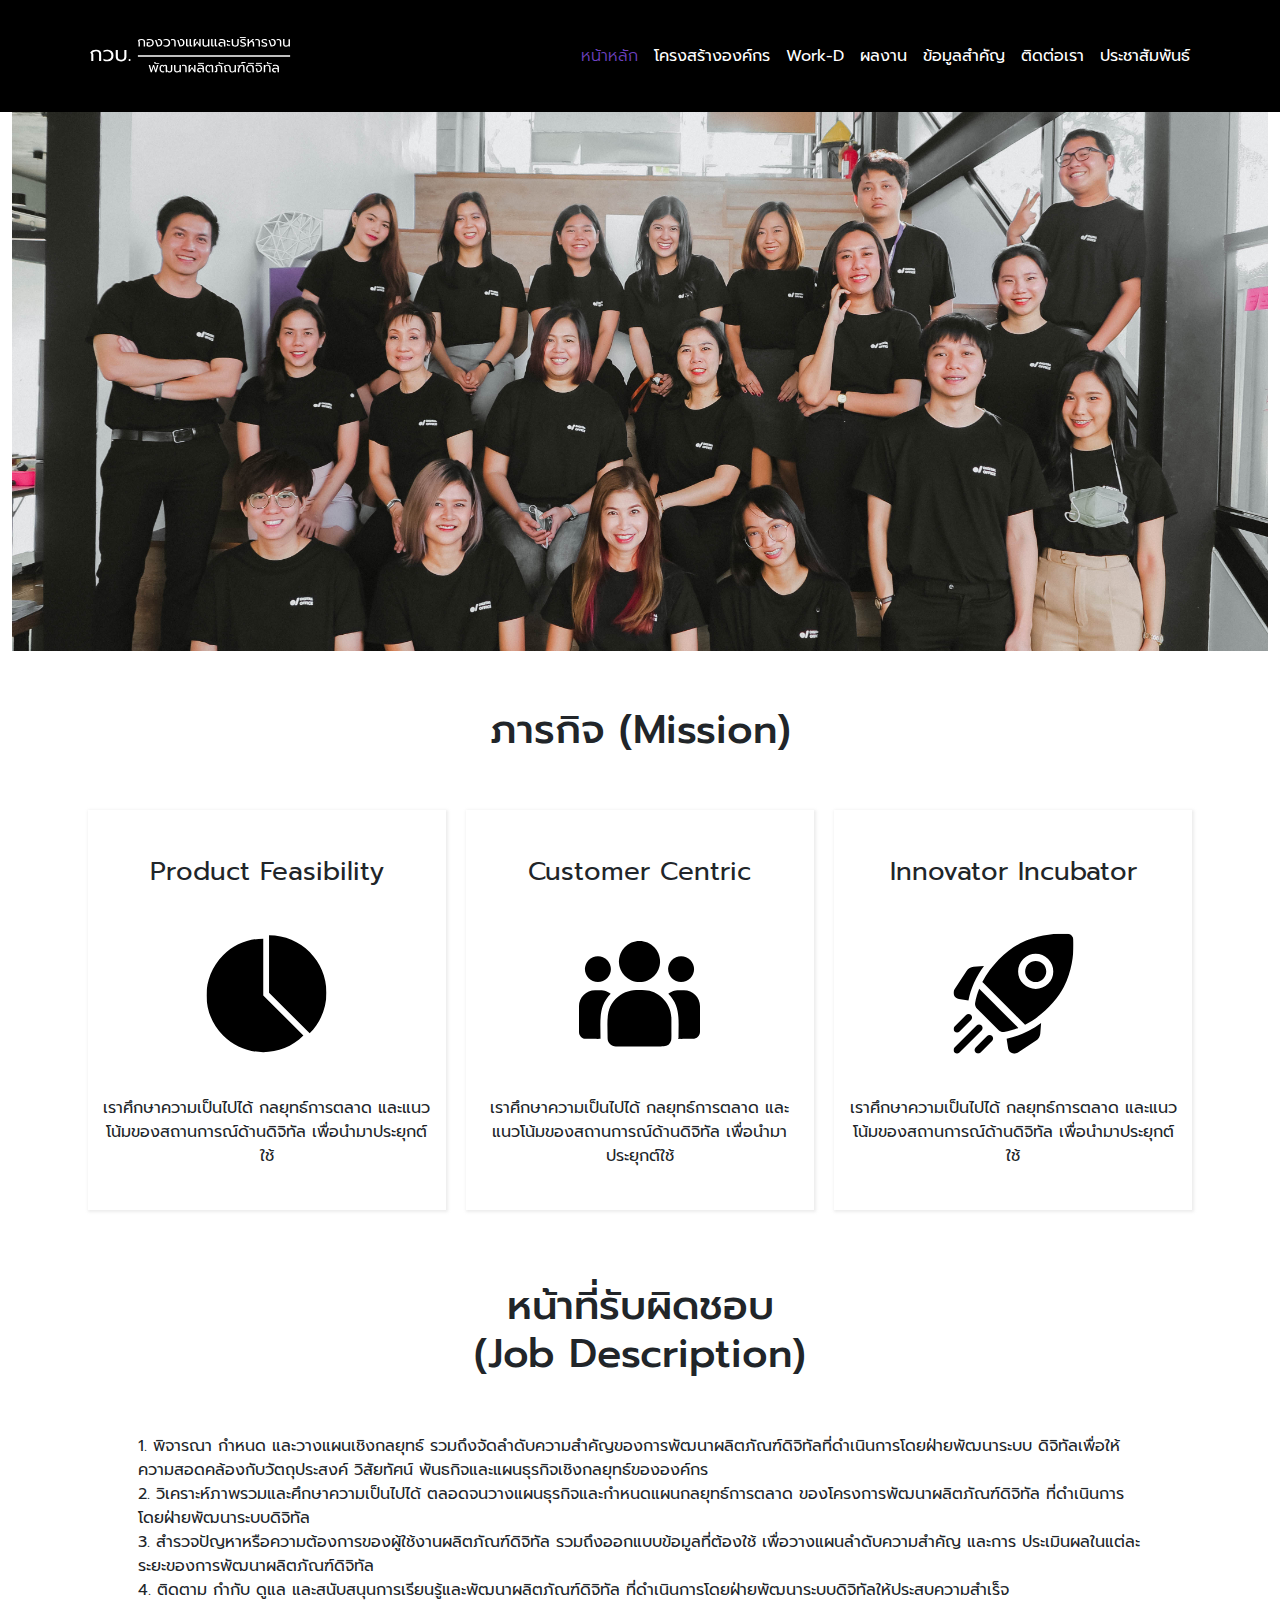
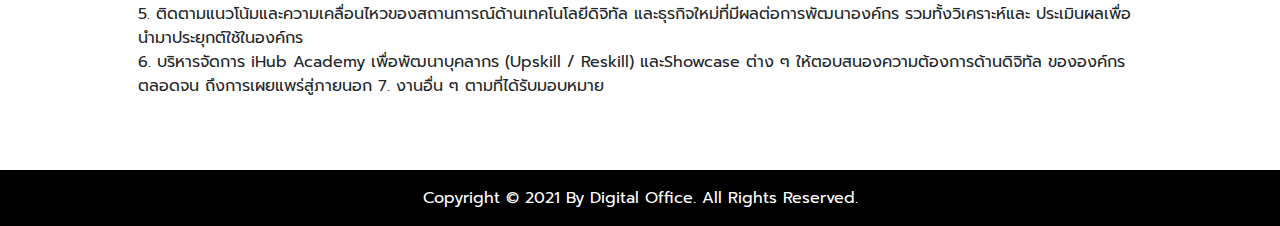
<file: index.html>
<!DOCTYPE html>
<html>

<head>
    <title></title>
    <meta charset="utf-8">
    <meta name="viewport" content="width=device-width, initial-scale=1">
    <!-- <link rel="stylesheet" href="./www/css/uikit.css" /> -->
    <link rel="stylesheet" href="./www/css/stylesheet.css" />
    <link href="./www/css/bootstrap.min.css" rel="stylesheet">
    <script src="./www/js/bootstrap.bundle.min.js"></script>
    <link rel="preconnect" href="https://fonts.gstatic.com">
    <link href="https://fonts.googleapis.com/css2?family=Prompt:wght@300;400;500;700&display=swap" rel="stylesheet">
</head>

<body>

    <div class="header">
        <div class="container">
            <nav class="navbar navbar-dark navbar-expand-md bg-faded justify-content-center">
                <a href="/" class="navbar-brand d-flex w-50 mr-auto"><img src="./www/img/logo.svg" alt="" style="height:86px"></a>
                <button class="navbar-toggler" type="button" data-toggle="collapse" data-target="#collapsingNavbar3">
                <span class="navbar-toggler-icon"></span>
            </button>
                <div class="navbar-collapse collapse w-100" id="collapsingNavbar3">
                    <ul class="nav navbar-nav ml-auto w-100 justify-content-end">
                        <li class="nav-item">
                            <a class="nav-link active" href="./index.html">หน้าหลัก</a>
                        </li>
                        <li class="nav-item">
                            <a class="nav-link" href="./organizational.html">โครงสร้างองค์กร</a>
                        </li>
                        <li class="nav-item">
                            <a class="nav-link" href="./workd.html">Work-D</a>
                        </li>
                        <li class="nav-item">
                            <a class="nav-link" href="./portfolio.html">ผลงาน</a>
                        </li>
                        <li class="nav-item">
                            <a class="nav-link" href="./download.html">ข้อมูลสำคัญ</a>
                        </li>
                        <li class="nav-item">
                            <a class="nav-link" href="./contact_us.html">ติดต่อเรา</a>
                        </li>
                        <li class="nav-item">
                            <a class="nav-link" target="_blank" href="https://www.facebook.com/PEADigitalOffice">ประชาสัมพันธ์</a>
                        </li>
                    </ul>
                </div>
            </nav>
        </div>
    </div>
    <div class="background_banner">
        <div class="container-fluid">
            <img class="img-fluid mx-auto d-block" style="max-width: 100%;height:auto" src="./www/img/all.jpg">
        </div>
    </div>
    <div class="container">
        <div class="background_content">
            <!-- <div class="container"> -->
            <h1>
                <div class="text-center">ภารกิจ (Mission)</div>
            </h1>
            <br>
            <br>
            <!-- </div> -->
            <div class="row unset-padding">
                <div class="col-4 text-center box-shadow">
                    <!-- <div class="card"> -->
                    <div class="h-box-shadow">Product Feasibility</div>
                    <img class="" src="./www/img/chart.svg" alt="">
                    <div>เราศึกษาความเป็นไปได้ กลยุทธ์การตลาด และแนวโน้มของสถานการณ์ด้านดิจิทัล เพื่อนำมาประยุกต์ใช้
                    </div>
                    <!-- </div> -->
                </div>
                <div class="col-4 text-center box-shadow box-shadow1">
                    <div class="h-box-shadow">Customer Centric</div>
                    <img class="team" src="./www/img/team.svg" alt="">
                    <div>เราศึกษาความเป็นไปได้ กลยุทธ์การตลาด และแนวโน้มของสถานการณ์ด้านดิจิทัล เพื่อนำมาประยุกต์ใช้
                    </div>
                </div>
                <div class="col-4 text-center box-shadow">
                    <div class="h-box-shadow">Innovator Incubator</div>
                    <img class="" src="./www/img/rocket.svg" alt="">
                    <div>เราศึกษาความเป็นไปได้ กลยุทธ์การตลาด และแนวโน้มของสถานการณ์ด้านดิจิทัล เพื่อนำมาประยุกต์ใช้
                    </div>
                </div>
            </div>
            <br>
            <br>
            <br>
            <h1>
                <div class="text-center">หน้าที่รับผิดชอบ<br>(Job Description)</div>
            </h1>
            <br>
            <br>
            <p>
                1. พิจารณา กำหนด และวางแผนเชิงกลยุทธ์ รวมถึงจัดลำดับความสำคัญของการพัฒนาผลิตภัณฑ์ดิจิทัลที่ดำเนินการโดยฝ่ายพัฒนาระบบ ดิจิทัลเพื่อให้ความสอดคล้องกับวัตถุประสงค์ วิสัยทัศน์ พันธกิจและแผนธุรกิจเชิงกลยุทธ์ขององค์กร<br> 2. วิเคราะห์ภาพรวมและศึกษาความเป็นไปได้
                ตลอดจนวางแผนธุรกิจและกำหนดแผนกลยุทธ์การตลาด ของโครงการพัฒนาผลิตภัณฑ์ดิจิทัล ที่ดำเนินการโดยฝ่ายพัฒนาระบบดิจิทัล <br>3. สำรวจปัญหาหรือความต้องการของผู้ใช้งานผลิตภัณฑ์ดิจิทัล รวมถึงออกแบบข้อมูลที่ต้องใช้ เพื่อวางแผนลำดับความสำคัญ และการ
                ประเมินผลในแต่ละระยะของการพัฒนาผลิตภัณฑ์ดิจิทัล
                <br> 4. ติดตาม กำกับ ดูแล และสนับสนุนการเรียนรู้และพัฒนาผลิตภัณฑ์ดิจิทัล ที่ดำเนินการโดยฝ่ายพัฒนาระบบดิจิทัลให้ประสบความสำเร็จ<br> 5. ติดตามแนวโน้มและความเคลื่อนไหวของสถานการณ์ด้านเทคโนโลยีดิจิทัล และธุรกิจใหม่ที่มีผลต่อการพัฒนาองค์กร
                รวมทั้งวิเคราะห์และ ประเมินผลเพื่อนำมาประยุกต์ใช้ในองค์กร <br>6. บริหารจัดการ iHub Academy เพื่อพัฒนาบุคลากร (Upskill / Reskill) และShowcase ต่าง ๆ ให้ตอบสนองความต้องการด้านดิจิทัล ขององค์กร ตลอดจน ถึงการเผยแพร่สู่ภายนอก 7. งานอื่น ๆ ตามที่ได้รับมอบหมาย
            </p>

        </div>
    </div>
    <footer>
        <div class="text-center p-3" style="background-color: rgba(0, 0, 0, 0.2);">
            Copyright © 2021 By Digital Office. All Rights Reserved.
        </div>
        <!-- Copyright -->
    </footer>

</body>
<script src="https://cdn.jsdelivr.net/npm/@popperjs/core@2.6.0/dist/umd/popper.min.js"></script>
<script src="./www/js/bootstrap.min.js"></script>


</html>
</file>
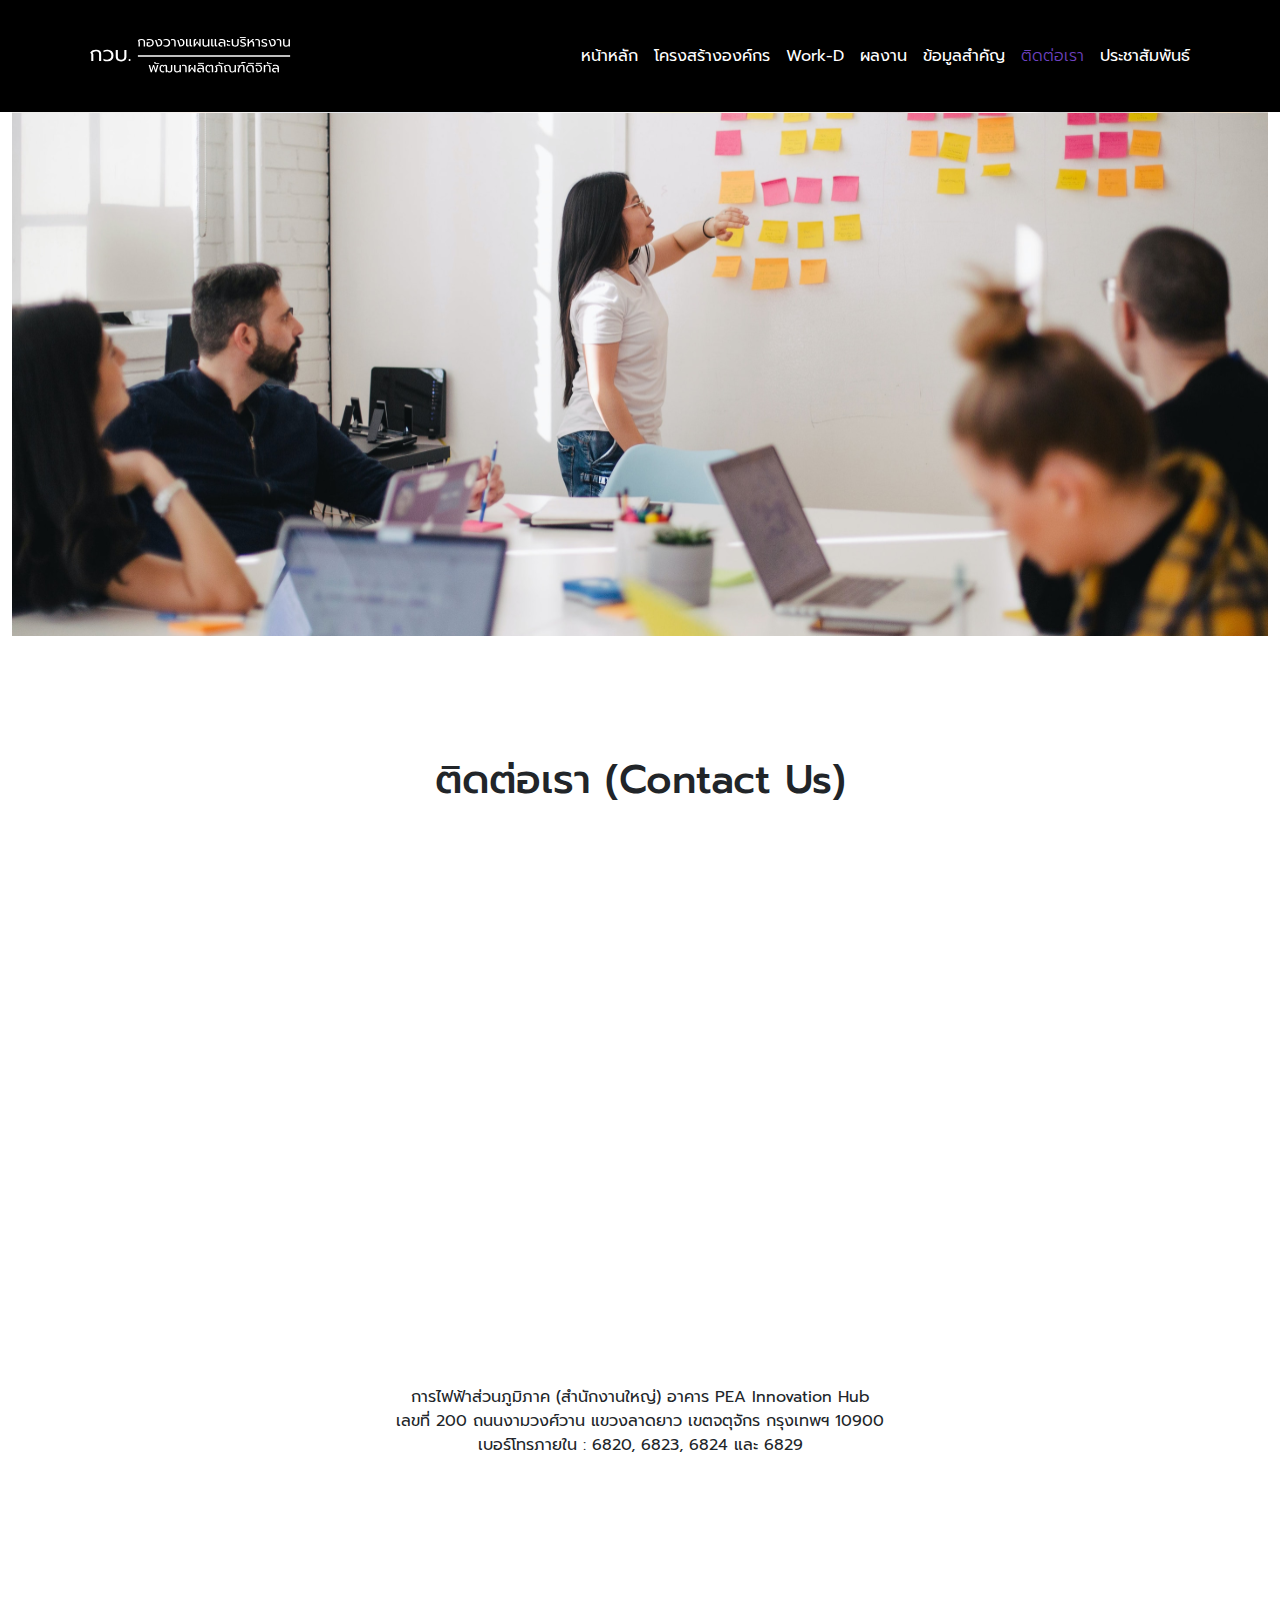
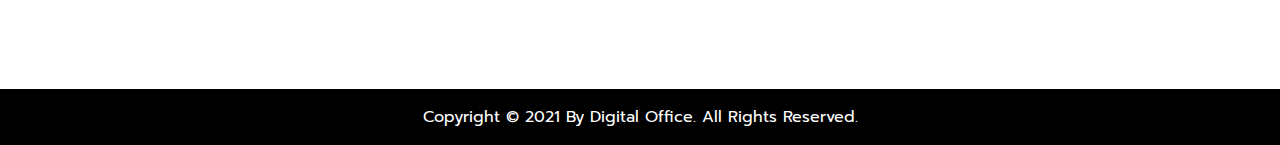
<file: contact_us.html>
<!DOCTYPE html>
<html>

<head>
    <title></title>
    <meta charset="utf-8">
    <meta name="viewport" content="width=device-width, initial-scale=1">
    <!-- <link rel="stylesheet" href="./www/css/uikit.css" /> -->
    <link rel="stylesheet" href="./www/css/stylesheet.css" />
    <link href="./www/css/bootstrap.min.css" rel="stylesheet">
    <script src="./www/js/bootstrap.bundle.min.js"></script>
    <link rel="preconnect" href="https://fonts.gstatic.com">
    <link href="https://fonts.googleapis.com/css2?family=Prompt:wght@300;400;500;700&display=swap" rel="stylesheet">
</head>

<body>

    <div class="header">
        <div class="container">
            <nav class="navbar navbar-dark navbar-expand-md bg-faded justify-content-center">
                <a href="/" class="navbar-brand d-flex w-50 mr-auto"><img src="./www/img/logo.svg" alt="" style="height:86px"></a>
                <button class="navbar-toggler" type="button" data-toggle="collapse" data-target="#collapsingNavbar3">
                <span class="navbar-toggler-icon"></span>
                </button>
                <div class="navbar-collapse collapse w-100" id="collapsingNavbar3">
                    <ul class="nav navbar-nav ml-auto w-100 justify-content-end">
                        <li class="nav-item">
                            <a class="nav-link" href="./index.html">หน้าหลัก</a>
                        </li>
                        <li class="nav-item">
                            <a class="nav-link" href="./organizational.html">โครงสร้างองค์กร</a>
                        </li>
                        <li class="nav-item">
                            <a class="nav-link" href="./workd.html">Work-D</a>
                        </li>
                        <li class="nav-item">
                            <a class="nav-link" href="./portfolio.html">ผลงาน</a>
                        </li>
                        <li class="nav-item">
                            <a class="nav-link" href="./download.html">ข้อมูลสำคัญ</a>
                        </li>
                        <li class="nav-item">
                            <a class="nav-link active" href="./contact_us.html">ติดต่อเรา</a>
                        </li>
                        <li class="nav-item">
                            <a class="nav-link" target="_blank" href="https://www.facebook.com/PEADigitalOffice">ประชาสัมพันธ์</a>
                        </li>
                    </ul>
                </div>
            </nav>
        </div>
    </div>
    <div class="background_banner">
        <div class="container-fluid">
            <img class="img-fluid mx-auto d-block" style="max-width: 100%;height:auto" src="./www/img/banner_contact.svg">
        </div>
    </div>
    <div class="container background_content">
        <div class="background_content">
            <h1>
                <div class="text-center">ติดต่อเรา (Contact Us)</div>
            </h1>
        </div>
        <div class="row row-white">
            <!-- <div class="col-6 text-center contact_us_shadow">
                <img class="img-fluid" src="./www/img/contact_us.svg" alt="">
            </div> -->
            <div class="col-12 text-center ">
                <iframe src="https://www.google.com/maps/embed?pb=!1m18!1m12!1m3!1d15495.218830971318!2d100.54935216977535!3d13.850758199999994!2m3!1f0!2f0!3f0!3m2!1i1024!2i768!4f13.1!3m3!1m2!1s0x30e29cc3d379a1b5%3A0xcaa514b83bee72eb!2sProvincial%20Electricity%20Authority%20(Headquarters)!5e0!3m2!1sen!2sth!4v1615983478876!5m2!1sen!2sth"
                    width="100%" height="450" style="border:0;" allowfullscreen="" loading="lazy"></iframe>
                <!-- <img class="img-fluid" src="./www/img/town.svg" alt="" id="town"> -->
                <div id="town">การไฟฟ้าส่วนภูมิภาค (สำนักงานใหญ่) อาคาร PEA Innovation Hub <br>เลขที่ 200 ถนนงามวงศ์วาน แขวงลาดยาว เขตจตุจักร กรุงเทพฯ 10900 <br>เบอร์โทรภายใน : 6820, 6823, 6824 และ 6829</div>

            </div>
        </div>


        <br>
        <br>
    </div>

    <footer>
        <div class="text-center p-3" style="background-color: rgba(0, 0, 0, 0.2);">
            Copyright © 2021 By Digital Office. All Rights Reserved.
        </div>
        <!-- Copyright -->
    </footer>

</body>
<!-- <script src="https://cdn.jsdelivr.net/npm/@popperjs/core@2.6.0/dist/umd/popper.min.js"></script>
<script src="./www/js/bootstrap.min.js"></script> -->


</html>
</file>
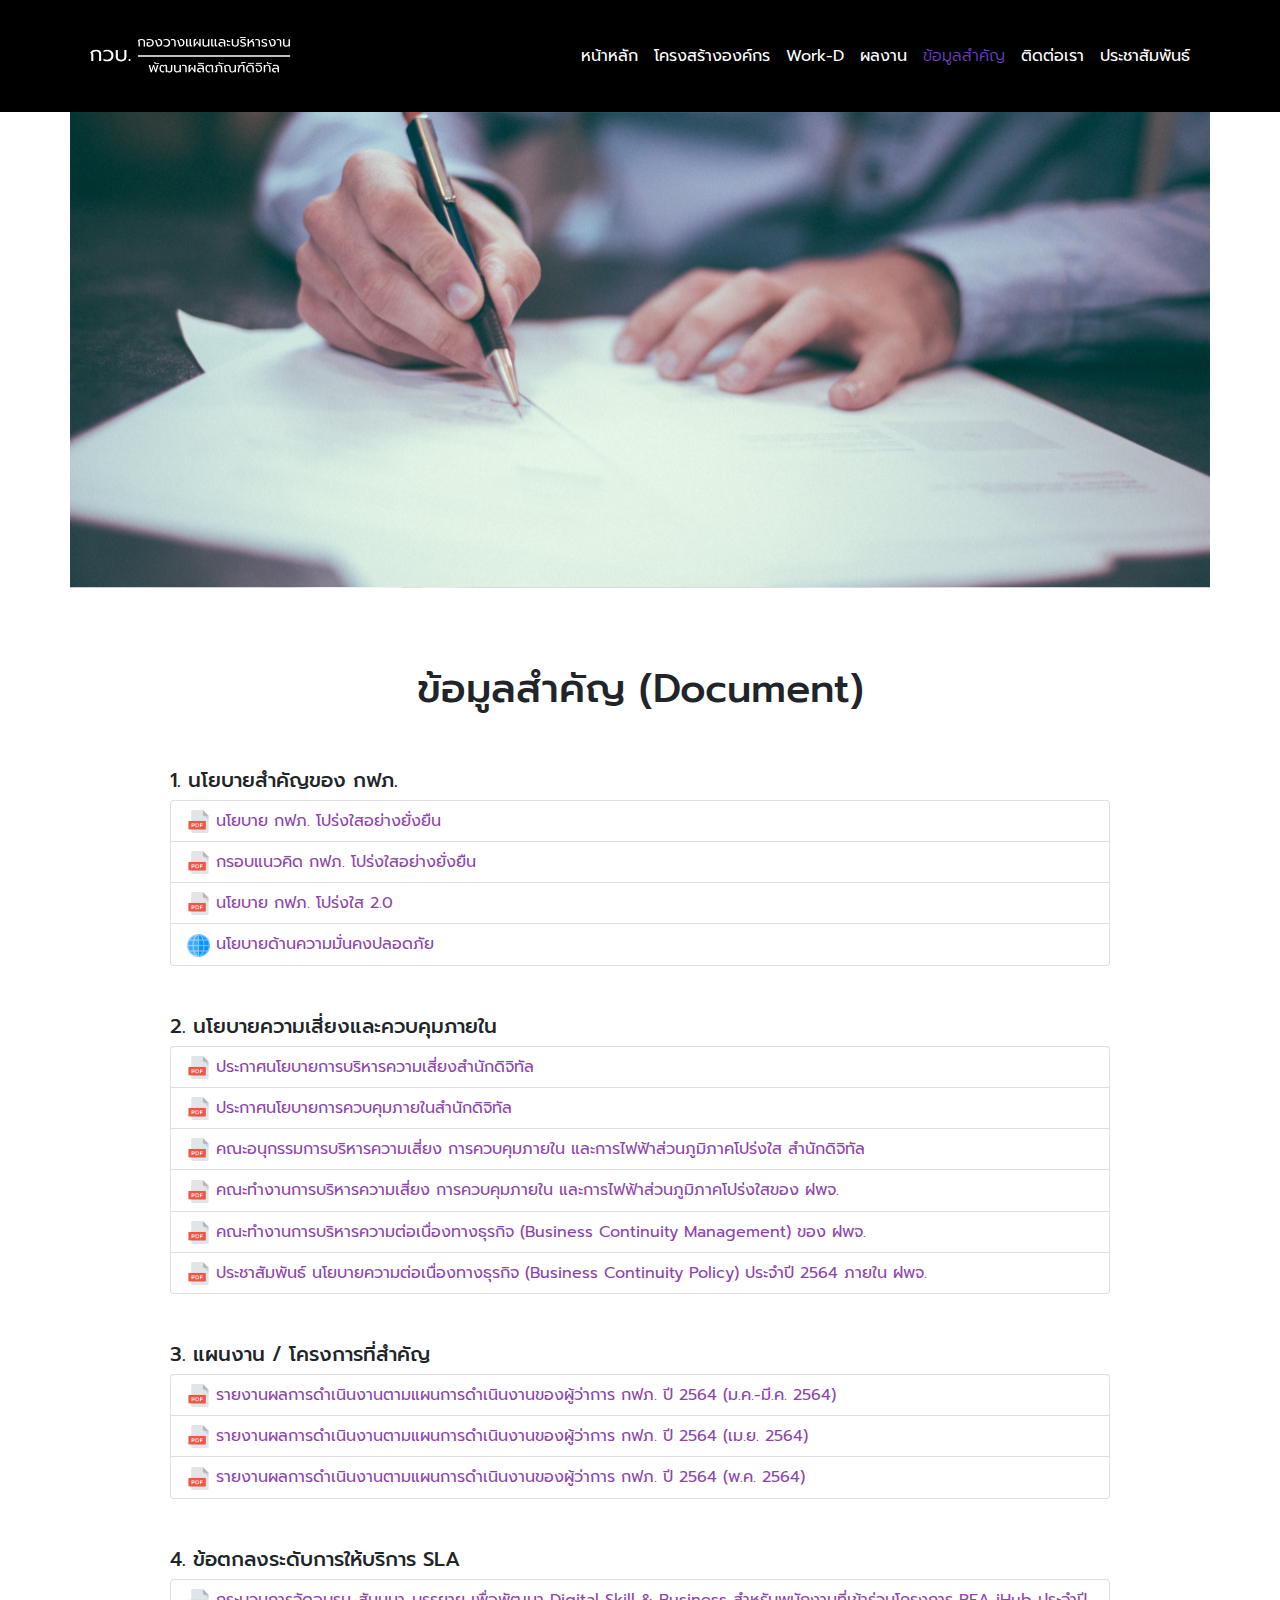
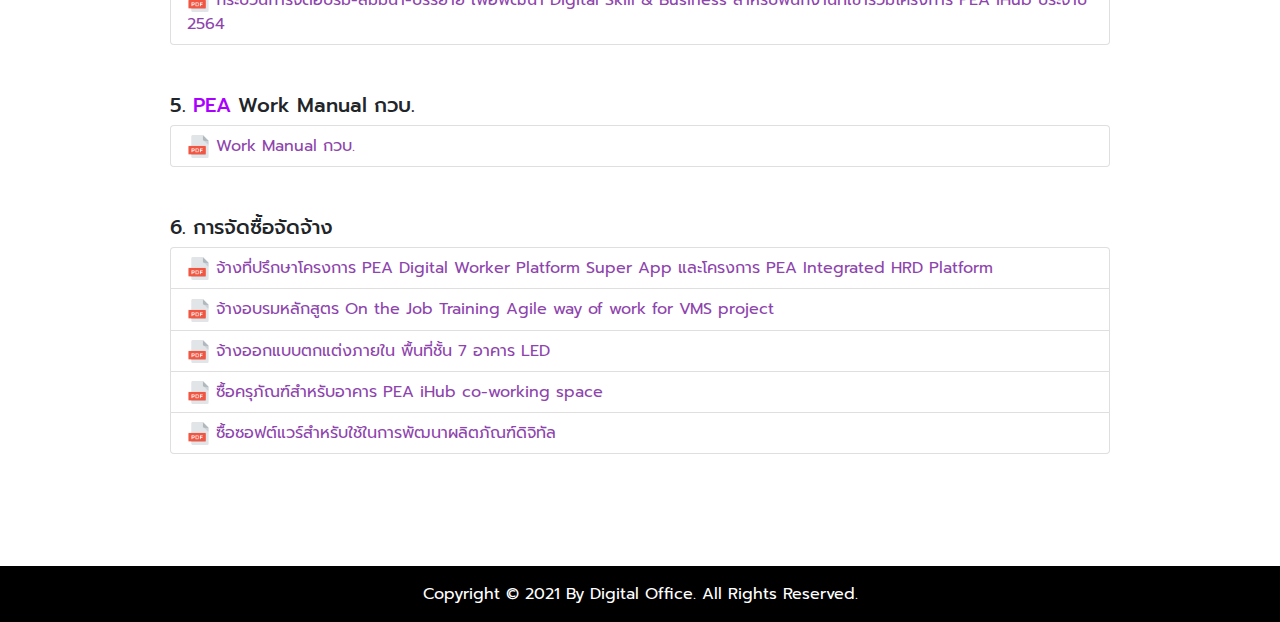
<file: download.html>
<!DOCTYPE html>
<html>

<head>
    <title></title>
    <meta charset="utf-8">
    <meta name="viewport" content="width=device-width, initial-scale=1">
    <!-- <link rel="stylesheet" href="./www/css/uikit.css" /> -->
    <link rel="stylesheet" href="./www/css/stylesheet.css" />
    <link href="./www/css/bootstrap.min.css" rel="stylesheet">
    <script src="./www/js/bootstrap.bundle.min.js"></script>
    <link rel="preconnect" href="https://fonts.gstatic.com">
    <link href="https://fonts.googleapis.com/css2?family=Prompt:wght@300;400;500;700&display=swap" rel="stylesheet">
</head>

<body>

    <div class="header">
        <div class="container">
            <nav class="navbar navbar-dark navbar-expand-md bg-faded justify-content-center">
                <a href="/" class="navbar-brand d-flex w-50 mr-auto"><img src="./www/img/logo.svg" alt="" style="height:86px"></a>
                <button class="navbar-toggler" type="button" data-toggle="collapse" data-target="#collapsingNavbar3">
                <span class="navbar-toggler-icon"></span>
                </button>
                <div class="navbar-collapse collapse w-100" id="collapsingNavbar3">
                    <ul class="nav navbar-nav ml-auto w-100 justify-content-end">
                        <li class="nav-item">
                            <a class="nav-link" href="./index.html">หน้าหลัก</a>
                        </li>
                        <li class="nav-item">
                            <a class="nav-link" href="./organizational.html">โครงสร้างองค์กร</a>
                        </li>
                        <li class="nav-item">
                            <a class="nav-link" href="./workd.html">Work-D</a>
                        </li>
                        <li class="nav-item">
                            <a class="nav-link" href="./portfolio.html">ผลงาน</a>
                        </li>
                        <li class="nav-item">
                            <a class="nav-link active" href="./download.html">ข้อมูลสำคัญ</a>
                        </li>
                        <li class="nav-item">
                            <a class="nav-link" href="./contact_us.html">ติดต่อเรา</a>
                        </li>
                        <li class="nav-item">
                            <a class="nav-link" target="_blank" href="https://www.facebook.com/PEADigitalOffice">ประชาสัมพันธ์</a>
                        </li>
                    </ul>
                </div>
            </nav>
        </div>
    </div>
    <div class="container background_banner my-banner">
        <div >
            <img class="img-fluid d-block" style="width: 100%;height:auto" src="./www/img/banner_download.svg">
        </div>
    </div>
    <div class="container background_content my-content">
        <div class="background_content">
            <h1>
                <div class="text-center">ข้อมูลสำคัญ (Document)</div>
            </h1>
        </div>
        <!-- <div class="row row-white">


        </div> -->
        <!-- <br> -->
        
        <h5>1. นโยบายสำคัญของ กฟภ.</h5>
        <ul class="list-group">
            <li class="list-group-item"><img src="./www/img/ic_pdf3.png" width="23px"> <a class="link-doc" href="https://drive.google.com/file/d/1Bc6goAnJoGv1rbYo7BGS9mFBYak_oTSF/view?usp=sharing" target="_blank"> นโยบาย กฟภ. โปร่งใสอย่างยั่งยืน</a></li>
            <li class="list-group-item"><img src="./www/img/ic_pdf3.png" width="23px"> <a class="link-doc" href="https://drive.google.com/file/d/1PdmgZGTkpeoIVw2JUW70ZWDu1IFylQ3R/view?usp=sharing" target="_blank"> กรอบแนวคิด กฟภ. โปร่งใสอย่างยั่งยืน</a></li>
            <li class="list-group-item"><img src="./www/img/ic_pdf3.png" width="23px"> <a class="link-doc" href="https://drive.google.com/file/d/1PNOohVv5E9zjiPrYiJ-AoGw_UKBs6pOJ/view?usp=sharing" target="_blank"> นโยบาย กฟภ. โปร่งใส 2.0</a></li>
            <li class="list-group-item"><img src="./www/img/ic_net_1.png" width="23px"> <a class="link-doc" href="http://intranet.pea.co.th/sites/sds/" target="_blank"> นโยบายด้านความมั่นคงปลอดภัย</a></li>
          </ul>
          <br>
          <br>
        <h5>2. นโยบายความเสี่ยงและควบคุมภายใน</h5>
          <ul class="list-group">
            <li class="list-group-item"><img src="./www/img/ic_pdf3.png" width="23px"> <a class="link-doc" href="https://drive.google.com/file/d/1LY3WUDcew0bmSiNAKbxyxCoXFBvZq1rL/view?usp=sharing" target="_blank"> ประกาศนโยบายการบริหารความเสี่ยงสำนักดิจิทัล</a></li>
            <li class="list-group-item"><img src="./www/img/ic_pdf3.png" width="23px"> <a class="link-doc" href="https://drive.google.com/file/d/1QvHcJc-oruW7GkcS1lylaHKvgIg9BR07/view?usp=sharing" target="_blank"> ประกาศนโยบายการควบคุมภายในสำนักดิจิทัล</a></li>
            <li class="list-group-item"><img src="./www/img/ic_pdf3.png" width="23px"> <a class="link-doc" href="https://drive.google.com/file/d/12MuilNnNxD3u3sJgqjwIjla0mXhZsnIm/view?usp=sharing" target="_blank"> คณะอนุกรรมการบริหารความเสี่ยง การควบคุมภายใน และการไฟฟ้าส่วนภูมิภาคโปร่งใส สำนักดิจิทัล</a></li>
            <li class="list-group-item"><img src="./www/img/ic_pdf3.png" width="23px"> <a class="link-doc" href="https://drive.google.com/file/d/1AO-7981SRyEw2SP2k7P9sYyfp6bpeY7K/view?usp=sharing" target="_blank"> คณะทำงานการบริหารความเสี่ยง การควบคุมภายใน และการไฟฟ้าส่วนภูมิภาคโปร่งใสของ ฝพจ.</a></li>
            <li class="list-group-item"><img src="./www/img/ic_pdf3.png" width="23px"> <a class="link-doc" href="https://drive.google.com/file/d/1sk020AI7hKzeUNQ2aCFlXTTkIP7puOyg/view?usp=sharing" target="_blank"> คณะทำงานการบริหารความต่อเนื่องทางธุรกิจ (Business Continuity Management) ของ ฝพจ.</a></li>
            <li class="list-group-item"><img src="./www/img/ic_pdf3.png" width="23px"> <a class="link-doc" href="https://drive.google.com/file/d/1c4QC3Uz0mnVH4paULNNGjWqoTnrDLCsi/view?usp=sharing" target="_blank"> ประชาสัมพันธ์ นโยบายความต่อเนื่องทางธุรกิจ (Business Continuity Policy) ประจำปี 2564 ภายใน ฝพจ.</a></li>
            </ul>
            <br>
            <br>
        <h5>3. แผนงาน / โครงการที่สำคัญ</h5>
        <ul class="list-group">
            <li class="list-group-item"><img src="./www/img/ic_pdf3.png" width="23px"> <a class="link-doc" href="https://drive.google.com/file/d/1cF324Y3l8Kb9zVUSyZv3nSjE0amNZJdn/view?usp=sharing" target="_blank"> รายงานผลการดำเนินงานตามแผนการดำเนินงานของผู้ว่าการ กฟภ. ปี 2564 (ม.ค.-มี.ค. 2564)</a></li>
            <li class="list-group-item"><img src="./www/img/ic_pdf3.png" width="23px"> <a class="link-doc" href="https://drive.google.com/file/d/1WLdlfe9KhgbgeHFsvcjLd1RFmgXqXgGe/view?usp=sharing" target="_blank"> รายงานผลการดำเนินงานตามแผนการดำเนินงานของผู้ว่าการ กฟภ. ปี 2564 (เม.ย. 2564)</a></li>
            <li class="list-group-item"><img src="./www/img/ic_pdf3.png" width="23px"> <a class="link-doc" href="https://drive.google.com/file/d/1NB2g81ThLYwHrF-7ueMBp3X2iLcqSPix/view?usp=sharing" target="_blank"> รายงานผลการดำเนินงานตามแผนการดำเนินงานของผู้ว่าการ กฟภ. ปี 2564 (พ.ค. 2564)</a></li>
          </ul>
          <br>
            <br>
        <h5>4. ข้อตกลงระดับการให้บริการ SLA</h5>
        <ul class="list-group">
            <li class="list-group-item"><img src="./www/img/ic_pdf3.png" width="23px"> <a class="link-doc" href="https://drive.google.com/file/d/1xGJMQk-zaL9YFRMZr7KvIJtHdsMBGwIs/view?usp=sharing" target="_blank"> กระบวนการจัดอบรม-สัมมนา-บรรยาย เพื่อพัฒนา Digital Skill & Business สำหรับพนักงานที่เข้าร่วมโครงการ PEA iHub ประจำปี 2564</a></li>
          </ul>
          <br>
            <br>

        <h5>5. <span class="font-color">PEA</span> Work Manual กวบ.</h5>
        <ul class="list-group">
            <li class="list-group-item"><img src="./www/img/ic_pdf3.png" width="23px"> <a class="link-doc" href="https://drive.google.com/file/d/1Aa_dVvcAdK2H5_8eSGo36ylWFI1g7tzk/view?usp=sharing" target="_blank"> Work Manual กวบ. </a></li>
                    
          </ul>
          <br>
            <br>

        <h5>6. การจัดซื้อจัดจ้าง</h5>
       
        <ul class="list-group">
                    <li class="list-group-item"><img src="./www/img/ic_pdf3.png" width="23px"> <a class="link-doc" href="https://drive.google.com/file/d/18Y59yzZvbDrQbCNG1_GGFlnQkQjOpxvy/view?usp=sharing" target="_blank"> จ้างที่ปรึกษาโครงการ PEA Digital Worker Platform Super App และโครงการ PEA Integrated HRD Platform</a></li>
                    <li class="list-group-item"><img src="./www/img/ic_pdf3.png" width="23px"> <a class="link-doc" href="https://drive.google.com/file/d/1koQ5pXM7-cCI9aQL_LCl0hFlTmq-UJbj/view?usp=sharing" target="_blank"> จ้างอบรมหลักสูตร On the Job Training Agile way of work for VMS project</a></li>
                    <li class="list-group-item"><img src="./www/img/ic_pdf3.png" width="23px"> <a class="link-doc" href="https://drive.google.com/file/d/1twvhhFAvwXJZ_sVgGAOPiOmyFH1usWZ4/view?usp=sharing" target="_blank"> จ้างออกแบบตกแต่งภายใน พื้นที่ชั้น 7 อาคาร LED</a></li>
                    <li class="list-group-item"><img src="./www/img/ic_pdf3.png" width="23px"> <a class="link-doc" href="https://drive.google.com/file/d/1VO4Fn5aE6A7bE81eYP_O9zQmx5Nsgn0S/view?usp=sharing" target="_blank"> ซื้อครุภัณฑ์สำหรับอาคาร PEA iHub co-working space</a></li>
                    <li class="list-group-item"><img src="./www/img/ic_pdf3.png" width="23px"> <a class="link-doc" href="https://drive.google.com/file/d/1QAKh7bRlMHzuMHPdytJLDKS4fSwyWT4b/view?usp=sharing" target="_blank"> ซื้อซอฟต์แวร์สำหรับใช้ในการพัฒนาผลิตภัณฑ์ดิจิทัล</a></li> 
                    </ul>
                      <br>
                      <br>
        
        

    </div>

    <footer>
        <div class="text-center p-3" style="background-color: rgba(0, 0, 0, 0.2);">
            Copyright © 2021 By Digital Office. All Rights Reserved.
        </div>
        <!-- Copyright -->
    </footer>

</body>
<script src="https://cdn.jsdelivr.net/npm/@popperjs/core@2.6.0/dist/umd/popper.min.js"></script>
<script src="./www/js/bootstrap.min.js"></script>


</html>
</file>
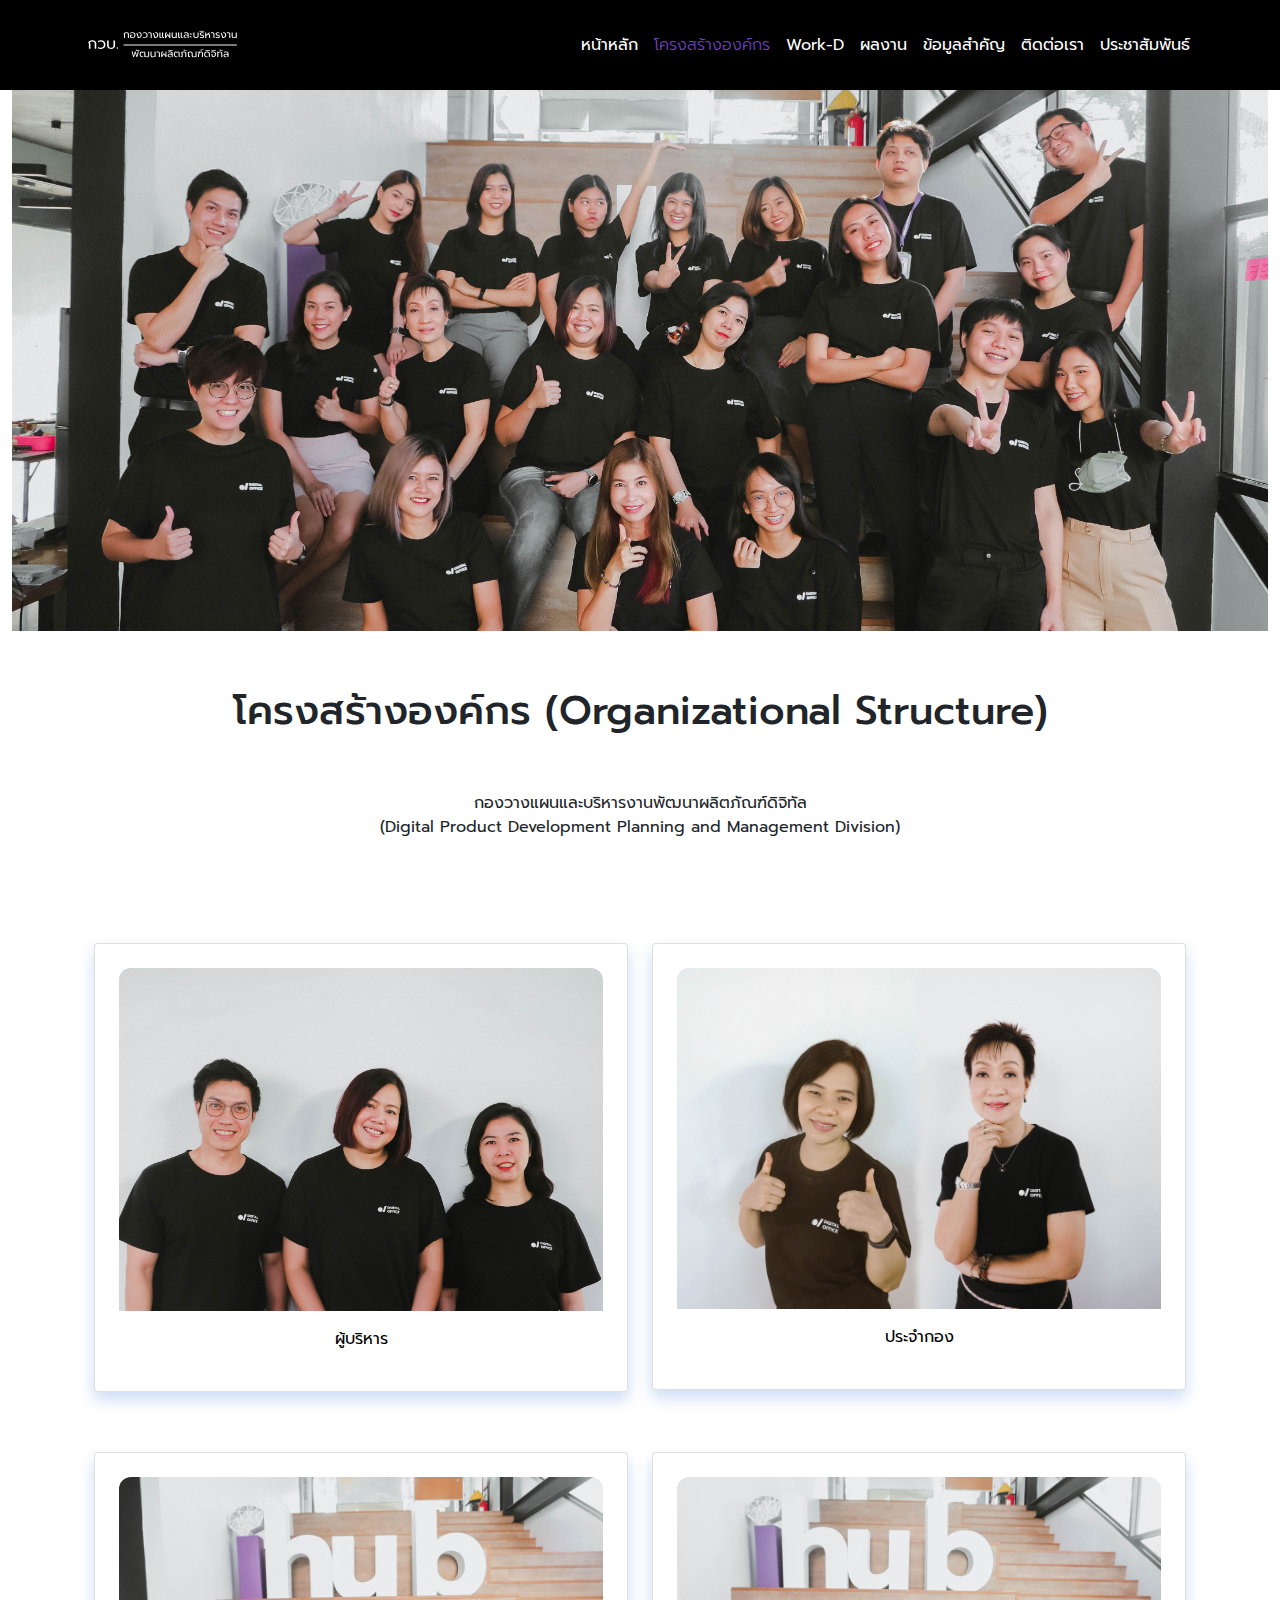
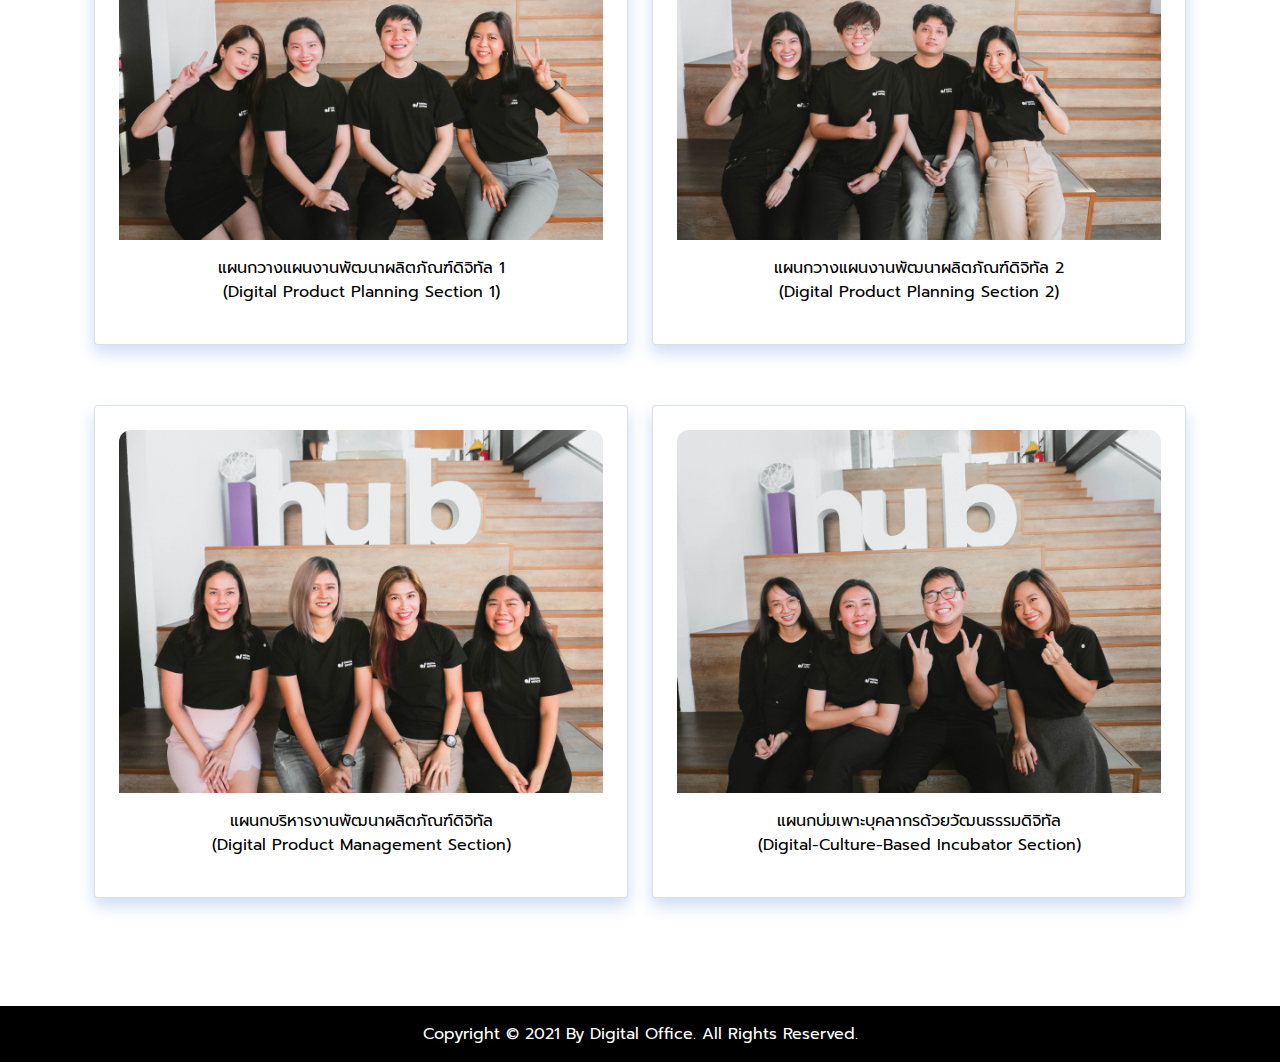
<file: organizational.html>
<!DOCTYPE html>
<html>
  <head>
    <title></title>
    <meta charset="utf-8" />
    <meta name="viewport" content="width=device-width, initial-scale=1" />
    <!-- <link rel="stylesheet" href="./www/css/uikit.css" /> -->
    <link rel="stylesheet" href="./www/css/stylesheet.css" />
    <link href="./www/css/bootstrap.min.css" rel="stylesheet" />
    <script src="./www/js/bootstrap.bundle.min.js"></script>
    <link rel="preconnect" href="https://fonts.gstatic.com" />
    <link
      href="https://fonts.googleapis.com/css2?family=Prompt:wght@300;400;500;700&display=swap"
      rel="stylesheet"
    />
  </head>

  <body>
    <div class="header">
      <div class="container">
        <nav
          class="
            navbar navbar-dark navbar-expand-md
            bg-faded
            justify-content-center
          "
        >
          <a href="/" class="navbar-brand d-flex w-50 mr-auto"
            ><img src="./www/img/logo.svg" alt="" style="height: 64px"
          /></a>
          <button
            class="navbar-toggler"
            type="button"
            data-toggle="collapse"
            data-target="#collapsingNavbar3"
          >
            <span class="navbar-toggler-icon"></span>
          </button>
          <div class="navbar-collapse collapse w-100" id="collapsingNavbar3">
            <ul class="nav navbar-nav ml-auto w-100 justify-content-end">
              <li class="nav-item">
                <a class="nav-link" href="./index.html">หน้าหลัก</a>
              </li>
              <li class="nav-item">
                <a class="nav-link active" href="./organizational.html"
                  >โครงสร้างองค์กร</a
                >
              </li>
              <li class="nav-item">
                <a class="nav-link" href="./workd.html">Work-D</a>
              </li>
              <li class="nav-item">
                <a class="nav-link" href="./portfolio.html">ผลงาน</a>
              </li>
              <li class="nav-item">
                <a class="nav-link" href="./download.html">ข้อมูลสำคัญ</a>
              </li>
              <li class="nav-item">
                <a class="nav-link" href="./contact_us.html">ติดต่อเรา</a>
              </li>
              <li class="nav-item">
                <a
                  class="nav-link"
                  target="_blank"
                  href="https://www.facebook.com/PEADigitalOffice"
                  >ประชาสัมพันธ์</a
                >
              </li>
            </ul>
          </div>
        </nav>
      </div>
    </div>
    <div class="background_banner">
      <div class="container-fluid">
        <img
          class="img-fluid mx-auto d-block"
          style="max-width: 100%; height: auto"
          src="./www/img/all_relax.jpg"
        />
      </div>
    </div>
    <div class="container">
      <div class="background_content">
        <h1>
          <div class="text-center">
            โครงสร้างองค์กร (Organizational Structure)
          </div>
        </h1>
        <br />
        <br />
        <div class="text-center">
          กองวางแผนและบริหารงานพัฒนาผลิตภัณฑ์ดิจิทัล<br />
          (Digital Product Development Planning and Management Division)
        </div>
        <br />
        <br />
      </div>
      <div class="row row-white">
        <div class="col-6">
          <a href="./organizational_team1.html">
            <div class="card">
              <img src="./www/img/team1.jpg" class="card-img-top" alt="" />
              <div class="card-body align-items-center justify-content-center">
                <div class="card-title text-center mb-0">ผู้บริหาร</div>
              </div>
            </div>
          </a>
        </div>
        <div class="col-6">
          <a href="./organizational_team6.html">
            <div class="card">
              <img src="./www/img/team6.jpg" class="card-img-top" alt="" />
              <div class="card-body align-items-center justify-content-center">
                <div class="card-title text-center mb-0">ประจำกอง</div>
              </div>
            </div>
          </a>
        </div>
      </div>

      <div class="row row-white">
        <div class="col-6">
          <a href="./organizational_team2.html">
            <div class="card">
              <img src="./www/img/team2.jpg" class="card-img-top" alt="" />
              <div class="card-body align-items-center justify-content-center">
                <div class="card-title text-center mb-0">
                  แผนกวางแผนงานพัฒนาผลิตภัณฑ์ดิจิทัล 1 <br />(Digital Product
                  Planning Section 1)
                </div>
              </div>
            </div>
          </a>
        </div>
        <div class="col-6">
          <a href="./organizational_team3.html">
            <div class="card">
              <img src="./www/img/team3.jpg" class="card-img-top" alt="" />
              <div class="card-body align-items-center justify-content-center">
                <div class="card-title text-center mb-0">
                  แผนกวางแผนงานพัฒนาผลิตภัณฑ์ดิจิทัล 2 <br />(Digital Product
                  Planning Section 2)
                </div>
              </div>
            </div>
          </a>
        </div>
      </div>

      <div class="row row-white">
        <div class="col-6">
          <a href="./organizational_team4.html">
            <div class="card">
              <img src="./www/img/team4.jpg" class="card-img-top" alt="" />
              <div class="card-body align-items-center justify-content-center">
                <div class="card-title text-center mb-0">
                  แผนกบริหารงานพัฒนาผลิตภัณฑ์ดิจิทัล<br />
                  (Digital Product Management Section)
                </div>
              </div>
            </div>
          </a>
        </div>
        <div class="col-6">
          <a href="./organizational_team5.html">
            <div class="card">
              <img src="./www/img/team5.jpg" class="card-img-top" alt="" />
              <div class="card-body align-items-center justify-content-center">
                <div class="card-title text-center mb-0">
                  แผนกบ่มเพาะบุคลากรด้วยวัฒนธรรมดิจิทัล<br />(Digital-Culture-Based
                  Incubator Section)
                </div>
              </div>
            </div>
          </a>
        </div>
      </div>

      <!-- <div class="row row-white">
            <div class="col-4"></div>
            <div class="col-4">
                <a href="./organizational_team1.html">
                    <div class="card">
                        <img src="./www/img/team1.jpg" class="card-img-top" alt="">
                        <div class="card-body align-items-center justify-content-center">
                            <div class="card-title text-center mb-0">ผู้บริหาร</div>
                        </div>
                    </div>
                </a>
            </div>
            <div class="col-4"></div>
        </div>

        <div class="row row-white">
            <div class="col-4">
                <div class="card">
                    <img src="./www/img/team2.jpg" class="card-img-top" alt="">
                    <div class="card-body align-items-center justify-content-center">
                        <div class="card-title text-center mb-0">แผนกวางแผนงานพัฒนาผลิตภัณฑ์ดิจิทัล 1 <br>(Digital Product Planning Section 1)</div>
                    </div>
                </div>
            </div>
            <div class="col-4">
                <div class="card">
                    <img src="./www/img/team3.jpg" class="card-img-top" alt="">
                    <div class="card-body align-items-center justify-content-center">
                        <div class="card-title text-center mb-0">แผนกวางแผนงานพัฒนาผลิตภัณฑ์ดิจิทัล 2 <br>(Digital Product Planning Section 2)</div>
                    </div>
                </div>
            </div>
            <div class="col-4">
                <div class="card">
                    <img src="./www/img/team4.jpg" class="card-img-top" alt="">
                    <div class="card-body align-items-center justify-content-center">
                        <div class="card-title text-center mb-0">แผนกบริหารงานพัฒนาผลิตภัณฑ์ดิจิทัล<br> (Digital Product Management Section)</div>
                    </div>
                </div>
            </div>
        </div>

        <div class="row row-white">
            <div class="col-4">
                <div class="card">
                    <img src="./www/img/team5.jpg" class="card-img-top" alt="">
                    <div class="card-body align-items-center justify-content-center">
                        <div class="card-title text-center mb-0">แผนกบ่มเพาะบุคลากรด้วยวัฒนธรรมดิจิทัล<br>(Digital-Culture-Based Incubator Section)</div>
                    </div>
                </div>
            </div>
            <div class="col-4">
                <div class="card">
                    <img src="./www/img/mockup.svg" class="card-img-top" alt="">
                    <div class="card-body align-items-center justify-content-center">
                        <div class="card-title text-center mb-0">ประจำกอง</div>
                    </div>
                </div>
            </div>
            <div class="col-4">
            </div>
        </div> -->
      <br />
      <br />
    </div>

    <footer>
      <div class="text-center p-3" style="background-color: rgba(0, 0, 0, 0.2)">
        Copyright © 2021 By Digital Office. All Rights Reserved.
      </div>
      <!-- Copyright -->
    </footer>
  </body>
  <script src="https://cdn.jsdelivr.net/npm/@popperjs/core@2.6.0/dist/umd/popper.min.js"></script>
  <script src="./www/js/bootstrap.min.js"></script>
</html>
</file>
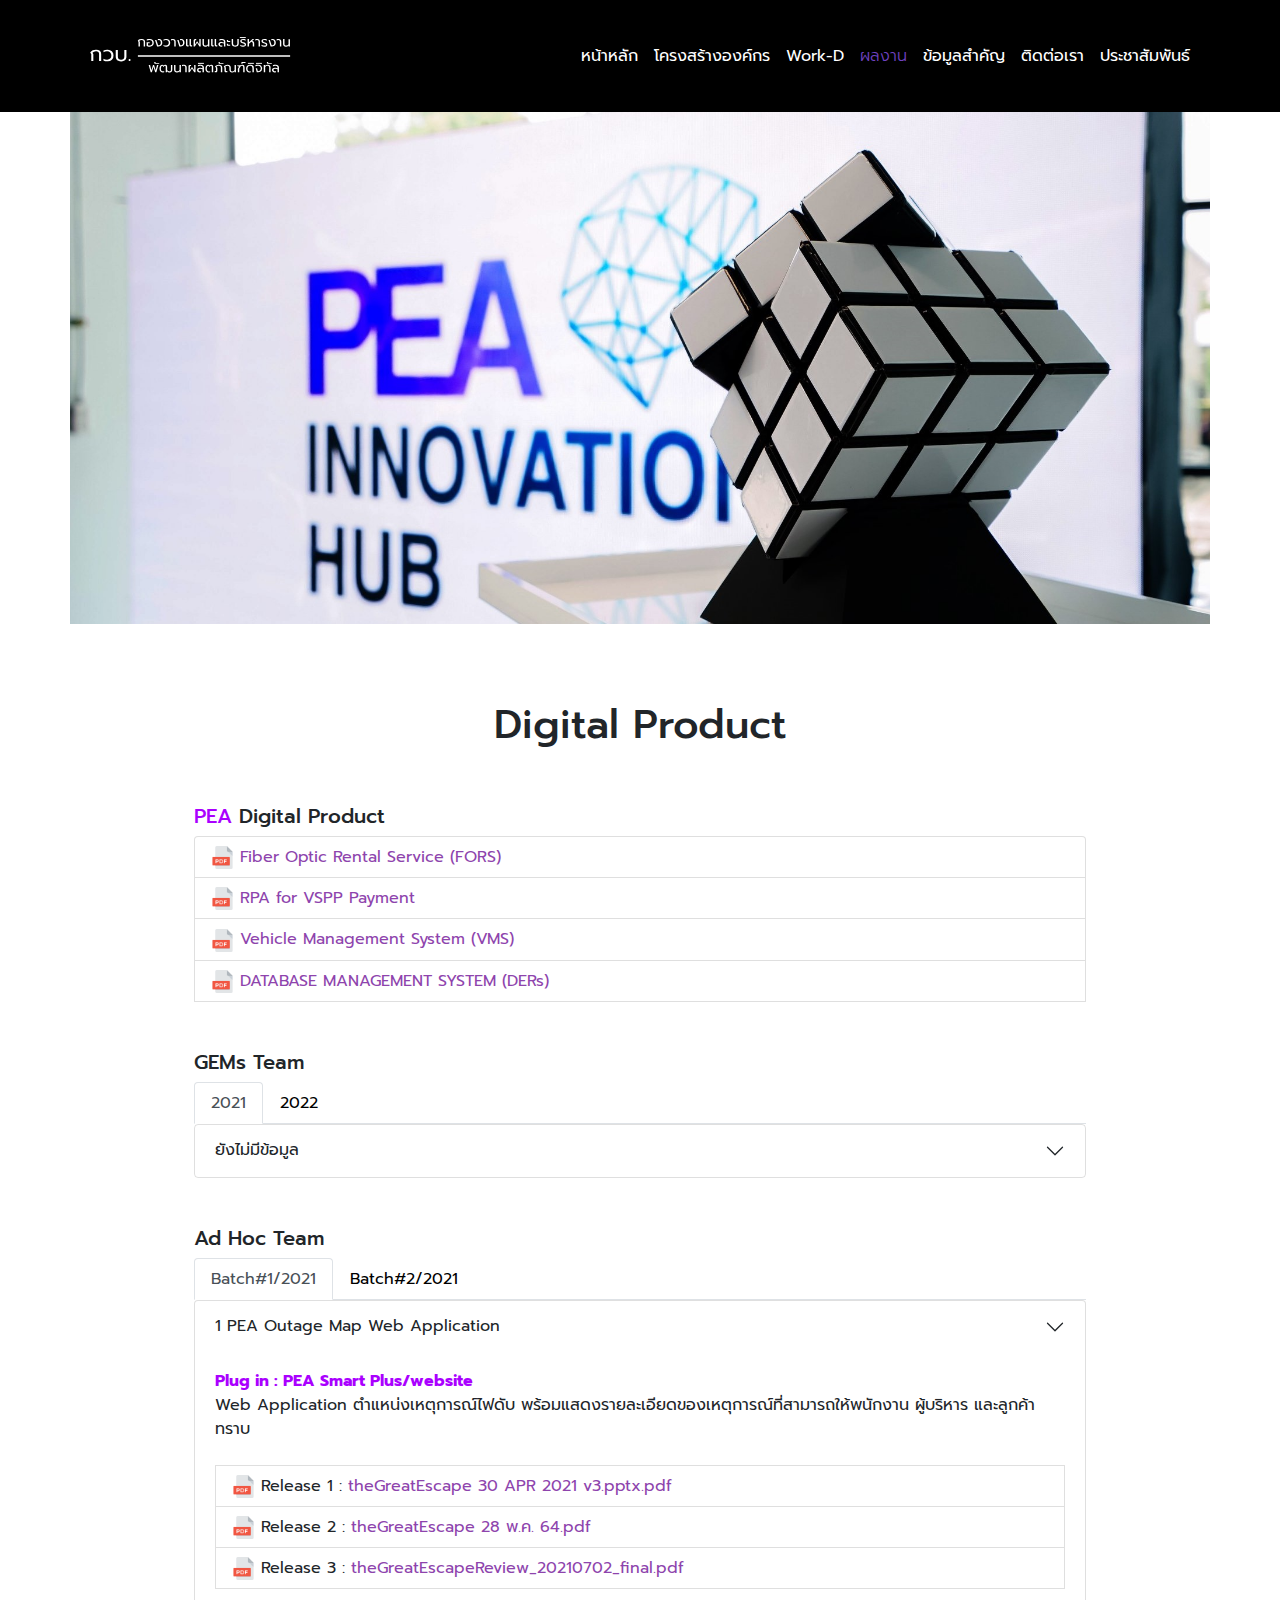
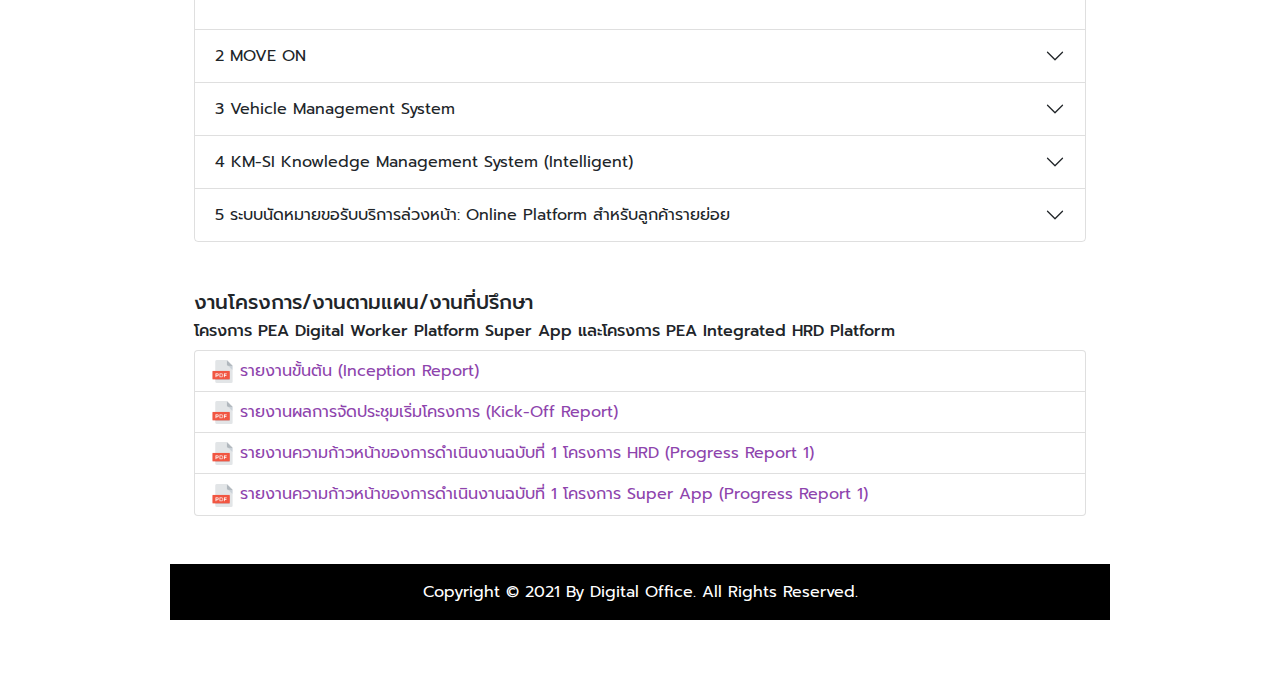
<file: portfolio.html>
<!DOCTYPE html>
<html>

<head>
    <title></title>
    <meta charset="utf-8">
    <meta name="viewport" content="width=device-width, initial-scale=1">
    <!-- <link rel="stylesheet" href="./www/css/uikit.css" /> -->
    <link rel="stylesheet" href="./www/css/stylesheet.css" />
    <link href="./www/css/bootstrap.min.css" rel="stylesheet">
    <!-- <script src="./www/js/bootstrap.bundle.min.js"></script> -->
    <!-- <link href="https://cdn.jsdelivr.net/npm/bootstrap@5.0.1/dist/css/bootstrap.min.css" rel="stylesheet" integrity="sha384-+0n0xVW2eSR5OomGNYDnhzAbDsOXxcvSN1TPprVMTNDbiYZCxYbOOl7+AMvyTG2x" crossorigin="anonymous"> -->
    <link rel="preconnect" href="https://fonts.gstatic.com">
    <link href="https://fonts.googleapis.com/css2?family=Prompt:wght@300;400;500;700&display=swap" rel="stylesheet">
</head>

<body>

    <div class="header">
        <div class="container">
            <nav class="navbar navbar-dark navbar-expand-md bg-faded justify-content-center">
                <a href="/" class="navbar-brand d-flex w-50 mr-auto"><img src="./www/img/logo.svg" alt="" style="height:86px"></a>
                <button class="navbar-toggler" type="button" data-toggle="collapse" data-target="#collapsingNavbar3">
                <span class="navbar-toggler-icon"></span>
                </button>
                <div class="navbar-collapse collapse w-100" id="collapsingNavbar3">
                    <ul class="nav navbar-nav ml-auto w-100 justify-content-end">
                        <li class="nav-item">
                            <a class="nav-link" href="./index.html">หน้าหลัก</a>
                        </li>
                        <li class="nav-item">
                            <a class="nav-link" href="./organizational.html">โครงสร้างองค์กร</a>
                        </li>
                        <li class="nav-item">
                          <a class="nav-link" href="./workd.html">Work-D</a>
                      </li>
                        <li class="nav-item">
                            <a class="nav-link active" href="./portfolio.html">ผลงาน</a>
                        </li>
                        <li class="nav-item">
                            <a class="nav-link" href="./download.html">ข้อมูลสำคัญ</a>
                        </li>
                        <li class="nav-item">
                            <a class="nav-link" href="./contact_us.html">ติดต่อเรา</a>
                        </li>
                        <li class="nav-item">
                            <a class="nav-link" target="_blank" href="https://www.facebook.com/PEADigitalOffice">ประชาสัมพันธ์</a>
                        </li>
                    </ul>
                </div>
            </nav>
        </div>
    </div>
    <div class="container background_banner my-banner">
        <div >
            <img class="img-fluid d-block" style="width: 100%;height:auto" src="./www/img/cover_ihub4.jpeg">
        </div>
    </div>
    <div class="container background_content my-content">
        <div class="background_content">
            <h1>
                <div class="text-center">Digital Product</div>
            </h1>
        </div>
        
          
          <div class="container">
             <div class="row">
              <div class="col">

                <h5><span class="font-color">PEA</span> Digital Product</h5>
                <ul class="list-group">
                  <li class="list-group-item"><img src="./www/img/ic_pdf3.png" width="23px"> <a class="link-doc" href="https://drive.google.com/file/d/16Up9tu_-HRTTTSDgzG_Vs73P31fgLekK/view?usp=sharing" target="_blank"> Fiber Optic Rental Service (FORS)</a></li>
                  <li class="list-group-item"><img src="./www/img/ic_pdf3.png" width="23px"> <a class="link-doc" href="https://drive.google.com/file/d/1qoGh4e0nkKUaoNpR9SDgCc_rToWiyNKl/view?usp=sharing" target="_blank"> RPA for VSPP Payment</a></li>  
                  <li class="list-group-item"><img src="./www/img/ic_pdf3.png" width="23px"> <a class="link-doc" href="https://drive.google.com/file/d/1w9EJYWOLg7PU2BqOjp9ek9TVkVUOYbCZ/view?usp=sharing" target="_blank"> Vehicle Management System (VMS)</a></li>   
                  <li class="list-group-item"><img src="./www/img/ic_pdf3.png" width="23px"> <a class="link-doc" href="https://drive.google.com/file/d/123bICxTvhmzthgDaaSy85UOdCEb-9YWQ/view?usp=sharing" target="_blank"> DATABASE MANAGEMENT SYSTEM (DERs)</a></li>  
                  <br>
                    <br>
                  </ul>

                  

                    <h5>GEMs Team</h5> 
                 
                  <nav>
                    <div class="nav nav-tabs" id="nav-tab" role="tablist">
                      <button class="nav-link active" id="tab-2021" data-bs-toggle="tab" data-bs-target="#nav-2021" type="button" role="tab" aria-controls="nav-home" aria-selected="true">2021</button>
                      <button class="nav-link" id="tab-2022" data-bs-toggle="tab" data-bs-target="#nav-2022" type="button" role="tab" aria-controls="nav-profile" aria-selected="false">2022</button>
                      
                      
                    </div>
                  </nav>
                  <div class="tab-content" id="nav-tabContent">
                    <div class="tab-pane fade show active" id="nav-2021" role="tabpanel" aria-labelledby="nav-home-tab">

                        <div class="accordion" id="accordion_2021">
                            <div class="accordion-item">
                              <h2 class="accordion-header" id="headingOne">
                                <button class="accordion-button collapsed" aria-expanded="true" aria-controls="collapseOne" aria-expanded="true"  data-bs-toggle="collapse" data-bs-target="#item_2021">
                                    ยังไม่มีข้อมูล
                                </button>
                              </h2>
                              
                          </div>
                          
                        </div>
                    
                    

                </div><br><br>

                  <h5>Ad Hoc Team</h5>
                  

                  <nav>
                    <div class="nav nav-tabs" id="nav-tab" role="tablist">
                      <button class="nav-link active" id="tab-2021-batch-1" data-bs-toggle="tab" data-bs-target="#nav-2021-batch-1" type="button" role="tab" aria-controls="nav-home" aria-selected="true">Batch#1/2021</button>
                      <button class="nav-link" id="tab-2021-batch-2" data-bs-toggle="tab" data-bs-target="#nav-2021-batch-2" type="button" role="tab" aria-controls="nav-profile" aria-selected="false">Batch#2/2021</button>
                      
                      
                    </div>
                  </nav>
                  <div class="tab-content" id="nav-tabContent">
                    <div class="tab-pane fade show active" id="nav-2021-batch-1" role="tabpanel" aria-labelledby="nav-home-tab">

                        <div class="accordion" id="accordion_2021_batch_1">
                            <div class="accordion-item">
                              <h2 class="accordion-header" id="headingOne">
                                <button class="accordion-button collapsed" aria-expanded="true" aria-controls="collapseOne" aria-expanded="true"  data-bs-toggle="collapse" data-bs-target="#item_2021_batch_1_team_1">
                                    1 PEA Outage Map Web Application
                                </button>
                              </h2>
                              <div id="item_2021_batch_1_team_1" class="accordion-collapse collapse show" aria-labelledby="headingOne" data-bs-parent="#accordion_2021_batch_1">
                                <div class="accordion-body">
                                    <span class="font-bold">Plug in : PEA Smart Plus/website</span> <br>
                                    Web Application ตำแหน่งเหตุการณ์ไฟดับ พร้อมแสดงรายละเอียดของเหตุการณ์ที่สามารถให้พนักงาน ผู้บริหาร และลูกค้าทราบ
                                    <ul class="list-group"><br>
                                        <li class="list-group-item"><img src="./www/img/ic_pdf3.png" width="23px"> <span>Release 1 : </span><a class="link-doc" href="https://drive.google.com/file/d/1ezTdZ25-tPLgXQFqR24z3aF9eVTbAu4e/view?usp=sharing" target="_blank"> theGreatEscape 30 APR 2021 v3.pptx.pdf</a></li>
                                        <li class="list-group-item"><img src="./www/img/ic_pdf3.png" width="23px"> <span>Release 2 : </span><a class="link-doc" href="https://drive.google.com/file/d/1T5aFdViTFTmldGy6OsNKJgZQh-AJVRYC/view?usp=sharing" target="_blank"> theGreatEscape 28 พ.ค. 64.pdf</a></li>
                                        <li class="list-group-item"><img src="./www/img/ic_pdf3.png" width="23px"> <span>Release 3 : </span><a class="link-doc" href="https://drive.google.com/file/d/1e_RGCyHU0aBd6LuCv7zElOJnHttSBk0c/view?usp=sharing" target="_blank"> theGreatEscapeReview_20210702_final.pdf</a></li>
                                        <br>
                                      </ul>
                                </div>
                              </div>
                            </div>
                            <div class="accordion-item">
                              <h2 class="accordion-header" id="headingTwo">
                                <button class="accordion-button collapsed" type="button" data-bs-toggle="collapse" data-bs-target="#item_2021_batch_1_team_2" aria-expanded="false" aria-controls="collapseTwo">
                                    2 MOVE ON
                                </button>
                              </h2>
                              <div id="item_2021_batch_1_team_2" class="accordion-collapse collapse" aria-labelledby="headingTwo" data-bs-parent="#accordion_2021_batch_1">
                                <div class="accordion-body">
                                    <span class="font-bold">Plug in : PEA LIFE</span> <br>
                                    Web App ที่อำนวยความสะดวกในการย้ายพนักงานช่าง PEA พร้อมแนวทางการพัฒนาทักษะช่างตาม career path
                                    <ul class="list-group"><br>
                                        <li class="list-group-item"><img src="./www/img/ic_pdf3.png" width="23px"> <span>Release 1 : </span><a class="link-doc" href="https://drive.google.com/file/d/1NuABAotITpgjp55bJlO5465b89WSBpiV/view?usp=sharing" target="_blank"> HMS 30 apr 20.pdf</a></li>
                                        <li class="list-group-item"><img src="./www/img/ic_pdf3.png" width="23px"> <span>Release 2 : </span><a class="link-doc" href="https://drive.google.com/file/d/1zOTVvA6m7Nh2sCQeVeGRanCPQSXHYSRw/view?usp=sharing" target="_blank"> HMS_R2_28.05.21.pdf</a></li>
                                        <li class="list-group-item"><img src="./www/img/ic_pdf3.png" width="23px"> <span>Release 3 : </span><a class="link-doc" href="https://drive.google.com/file/d/1gdRcjRUEqaQMx14AlUo23jBw8ycMqXV2/view?usp=sharing" target="_blank"> Move On 20721.pdf</a></li>
                                        <br>
                                      </ul>
                                </div>
                              </div>
                            </div>
                            <div class="accordion-item">
                              <h2 class="accordion-header" id="headingThree">
                                <button class="accordion-button collapsed" type="button" data-bs-toggle="collapse" data-bs-target="#item_2021_batch_1_team_3" aria-expanded="false" aria-controls="collapseThree">
                                    3 Vehicle Management System
                                </button>
                              </h2>
                              <div id="item_2021_batch_1_team_3" class="accordion-collapse collapse" aria-labelledby="headingThree" data-bs-parent="#accordion_2021_batch_1">
                                <div class="accordion-body">
                                    <span class="font-bold">Plug in : PEA Work D</span> <br>
                                    (Fuel Consumption Component Feature)<br>
                                    ช่วยจัดทำ E-form แทน ยพ.1 (เบิกค่าน้ำมัน) และ ยพ.6 (ยานพาหนะ)<br>
                                    Dashboard รายงานการใช้น้ำมันเชื้อเพลิง เพื่อควบคุมการใช้น้ำมันเชื้อเพลิง

                                    <ul class="list-group"><br>
                                        <li class="list-group-item"><img src="./www/img/ic_pdf3.png" width="23px"> <span>Release 1 : </span><a class="link-doc" href="https://drive.google.com/file/d/1UDXZShHXeUqtDtkO7warERS7ImZxjIjb/view?usp=sharing" target="_blank"> Vms x We+1 .pdf</a></li>
                                        <li class="list-group-item"><img src="./www/img/ic_pdf3.png" width="23px"> <span>Release 2 : </span><a class="link-doc" href="https://drive.google.com/file/d/1YujA8NsgohUWEfy8FZ3fzAFC2Pu_S2Uh/view?usp=sharing" target="_blank"> VMS Update Release 2.pdf</a></li>
                                        <li class="list-group-item"><img src="./www/img/ic_pdf3.png" width="23px"> <span>Release 3 : </span><a class="link-doc" href="https://drive.google.com/file/d/1A1ntKcs89rt1dP11XrBvbeyQVe2J/view?usp=sharing" target="_blank"> VMS Fleet Card.pdf</a></li>
                                        <br>
                                      </ul>
                                </div>
                              </div>
                            </div>
                            <div class="accordion-item">
                                <h2 class="accordion-header" id="headingFour">
                                  <button class="accordion-button collapsed" type="button" data-bs-toggle="collapse" data-bs-target="#item_2021_batch_1_team_4" aria-expanded="false" aria-controls="collapseFour">
                                    4 KM-SI Knowledge Management System (Intelligent)
                                  </button>
                                </h2>
                                <div id="item_2021_batch_1_team_4" class="accordion-collapse collapse" aria-labelledby="headingFour" data-bs-parent="#accordion_2021_batch_1">
                                    <div class="accordion-body">
                                        <span class="font-bold">Plug in : PEA LIFE [HRD Platform]</span> <br>
                                        พัฒนา KM Platform แหล่งเรียนรู้ที่มีคุณภาพ<br>
                                        ออกแบบหมวดหมู่องค์ความรู้ให้เข้าใจง่าย Re-Design UX/UI<br>
                                        ลดขั้นตอนการเข้าใช้งาน
    
                                        <ul class="list-group"><br>
                                            <li class="list-group-item"><img src="./www/img/ic_pdf3.png" width="23px"> <span>Release 1 : </span><a class="link-doc" href="https://drive.google.com/file/d/1hFgvFev0e850CjbCDmTastsfCZJx_dvX/view?usp=sharing" target="_blank"> KM-Si_RL1.pdf</a></li>
                                            <li class="list-group-item"><img src="./www/img/ic_pdf3.png" width="23px"> <span>Release 2 : </span><a class="link-doc" href="https://drive.google.com/file/d/nJjTnAR07vEtrRkB5v2Xl6Hp5s/view?usp=sharing" target="_blank"> Six Sigma Present RL2.pdf</a></li>
                                            <li class="list-group-item"><img src="./www/img/ic_pdf3.png" width="23px"> <span>Release 3 : </span><a class="link-doc" href="https://drive.google.com/file/d/1_o2lQZN2AkaEN_edw8B8LcCqBlz_jOPI/view?usp=sharing" target="_blank"> KM-Si RL3 020721.pdf</a></li>
                                            <br>
                                          </ul>
                                    </div>
                                </div>
                              </div>
                              <div class="accordion-item">
                                <h2 class="accordion-header" id="headingFive">
                                  <button class="accordion-button collapsed" type="button" data-bs-toggle="collapse" data-bs-target="#item_2021_batch_1_team_5" aria-expanded="false" aria-controls="collapseFive">
                                    5 ระบบนัดหมายขอรับบริการล่วงหน้า: Online Platform สำหรับลูกค้ารายย่อย
                                  </button>
                                </h2>
                                <div id="item_2021_batch_1_team_5" class="accordion-collapse collapse" aria-labelledby="headingFive" data-bs-parent="#accordion_2021_batch_1">
                                    <div class="accordion-body">
                                        <span class="font-bold">Plug in : PEA Smart Plus</span> <br>
                                        Web app นัดหมายบริการล่วงหน้า สำหรับติดต่อทำธุรกรรมงานขอขยายเขตการใช้ไฟฟ้าผ่าน<br>
                                        และ นัดหมายรับคำร้องขอขยายเขตฯ นัดหมายตรวจสอบมาตรฐาน เป็นต้น
    
                                        <ul class="list-group"><br>
                                            <li class="list-group-item"><img src="./www/img/ic_pdf3.png" width="23px"> <span>Release 1 : </span><a class="link-doc" href="https://drive.google.com/file/d/1J2MDACvQqJXE7GBA2sNxpCGu2V6EIPvp/view?usp=sharing" target="_blank"> โลมาแลนด์_R1.pdf</a></li>
                                            <li class="list-group-item"><img src="./www/img/ic_pdf3.png" width="23px"> <span>Release 2 : </span><a class="link-doc" href="https://drive.google.com/file/d/1TUw0DtH_oL55g3wYQzxEqsuam3vMoRce/view?usp=sharing" target="_blank"> โลมาแลนด์_R2.pdf</a></li>
                                            <li class="list-group-item"><img src="./www/img/ic_pdf3.png" width="23px"> <span>Release 3 : </span><a class="link-doc" href="https://drive.google.com/file/d/1ndVjzWmwi2RFvIfkn2X5WZrtANkZXpZt/view?usp=sharing" target="_blank"> โลมาแลนด์_R3.pdf</a></li>
                                            <br>
                                          </ul>
                                    </div>
                                </div>
                              </div>
                          </div>
                          
                        </div>
                    
                    <div class="tab-pane fade" id="nav-2021-batch-2" role="tabpanel" aria-labelledby="nav-profile-tab">
                        <p>
                            <!-- <a class="btn btn-primary" data-bs-toggle="collapse" href="#collapseExample" role="button" aria-expanded="false" aria-controls="collapseExample">
                              Link with href
                            </a>
                            <button class="btn btn-primary" type="button" data-bs-toggle="collapse" data-bs-target="#collapseExample" aria-expanded="false" aria-controls="collapseExample">
                              Button with data-bs-target
                            </button>
                          </p>
                          <div class="collapse" id="collapseExample">
                            <div class="card card-body">
                              Some placeholder content for the collapse component. This panel is hidden by default but revealed when the user activates the relevant trigger.
                            </div>
                          </div> -->
                        
                    </div>
                    <div class="tab-pane fade" id="nav-2021-batch-3" role="tabpanel" aria-labelledby="nav-contact-tab">
                       
                    </div>
                    <div class="tab-pane fade" id="nav-2021-batch-4" role="tabpanel" aria-labelledby="nav-contact-tab">...</div>

                </div>
                <br>
                    <br>
                <h5>งานโครงการ/งานตามแผน/งานที่ปรึกษา</h5>
                <h6>โครงการ PEA Digital Worker Platform Super App และโครงการ PEA Integrated HRD Platform</h6>
                <ul class="list-group">
                  <li class="list-group-item"><img src="./www/img/ic_pdf3.png" width="23px"> <a class="link-doc" href="https://drive.google.com/file/d/1VT_07QCNDMpK-OC4Wtr3Z-6zNZ2DGfSz/view?usp=sharing" target="_blank"> รายงานขั้นต้น (Inception Report)</a></li>
                  <li class="list-group-item"><img src="./www/img/ic_pdf3.png" width="23px"> <a class="link-doc" href="https://drive.google.com/file/d/1fHfFMbxF--LOEN6iaSMwdzTZGZc74zqS/view?usp=sharing" target="_blank"> รายงานผลการจัดประชุมเริ่มโครงการ (Kick-Off Report)</a></li>
                  <li class="list-group-item"><img src="./www/img/ic_pdf3.png" width="23px"> <a class="link-doc" href="https://drive.google.com/file/d/12bTm0rxzAV-1CyAH1wxjXfFtlX7CSRUK/view?usp=sharing" target="_blank"> รายงานความก้าวหน้าของการดำเนินงานฉบับที่ 1 โครงการ HRD (Progress Report 1)</a></li>
                  <li class="list-group-item"><img src="./www/img/ic_pdf3.png" width="23px"> <a class="link-doc" href="https://drive.google.com/file/d/17KQhusZW94_N1qvqq7L6itSeHUtwAgEH/view?usp=sharing" target="_blank"> รายงานความก้าวหน้าของการดำเนินงานฉบับที่ 1 โครงการ Super App (Progress Report 1)</a></li>
                  </ul>
                  <br>
                  <br>


              </div>
              
            </div>
          </div>
        
        

    </div>

    <footer>
        <div class="text-center p-3" style="background-color: rgba(0, 0, 0, 0.2);">
            Copyright © 2021 By Digital Office. All Rights Reserved.
        </div>
        <!-- Copyright -->
    </footer>

</body>
<!-- <script src="https://cdn.jsdelivr.net/npm/@popperjs/core@2.9.2/dist/umd/popper.min.js" integrity="sha384-IQsoLXl5PILFhosVNubq5LC7Qb9DXgDA9i+tQ8Zj3iwWAwPtgFTxbJ8NT4GN1R8p" crossorigin="anonymous"></script>
<script src="https://cdn.jsdelivr.net/npm/bootstrap@5.0.2/dist/js/bootstrap.min.js" integrity="sha384-cVKIPhGWiC2Al4u+LWgxfKTRIcfu0JTxR+EQDz/bgldoEyl4H0zUF0QKbrJ0EcQF" crossorigin="anonymous"></script> -->
<!-- <script src="https://cdn.jsdelivr.net/npm/bootstrap@5.0.2/dist/js/bootstrap.bundle.min.js" integrity="sha384-MrcW6ZMFYlzcLA8Nl+NtUVF0sA7MsXsP1UyJoMp4YLEuNSfAP+JcXn/tWtIaxVXM" crossorigin="anonymous"></script>
<script src="https://cdn.jsdelivr.net/npm/@popperjs/core@2.6.0/dist/umd/popper.min.js"></script> -->
<script src="./www/js/bootstrap.bundle.min.js"></script>


</html>
</file>
<file: www/css/stylesheet.css>
body {
  font-family: "Prompt", sans-serif !important;
  font-size: 16px;
  /* background-color: #f9f9f9; */
  line-height: 1.5;
}

.navbar-dark {
  background-color: #000;
  color: #fff;
}

.navbar-dark .navbar-nav .nav-link {
  color: #fff !important;
  font-weight: 400;
  font-style: normal;
}

.header {
  background-color: #000;
  width: 100vw;
}

.text-primary {
  color: #7000b0 !important;
}

.text-secondary {
  color: #f7ac1a !important;
}

.background_banner {
  background-color: #fff;
}

.bg_banner {
  background: linear-gradient(165deg, #f7f5fb 50%, #fff 50%);
}

.btn {
  border-radius: 24px;
  padding: 8px;
  padding-left: 24px;
  padding-right: 24px;
  border: none;
  color: #fff !important;
}

.btn-primary {
  background-color: #7000b0;
}
.btn-primary:hover {
  background-color: #8233bb;
}

.btn-secondary {
  background-color: #f7ac1a;
}

.btn-secondary:hover {
  background-color: #ffd584;
}

.workd_icon {
  width: 72px;
  height: 72px;
}

.workd_qr {
  width: 128px;
  height: 128px;
}

.navbar-dark .navbar-nav .nav-link:hover,
.navbar-dark .navbar-nav .nav-link:focus {
  color: #fff !important;
  font-weight: 300;
}

.navbar-dark .navbar-nav .show > .nav-link,
.navbar-dark .navbar-nav .nav-link.active {
  color: #6f42c1 !important;
  font-weight: 300;
}

.navbar-dark .navbar-toggler {
  color: rgba(255, 255, 255, 0.55);
  border-color: rgba(255, 255, 255, 0.1);
  float: right;
}

.background_banner img {
  align-items: center;
}

/* .navbar-dark .navbar-toggler-icon {
    background-image: url(data:image/svg+xml,%3csvg xmlns='http://www.w3.org/2000/svg' viewBox='0 0 30 30'%3e%3cpath stroke='rgba%280, 0, 0, 0.55%29' stroke-linecap='round' stroke-miterlimit='10' stroke-width='2' d='M4 7h22M4 15h22M4 23h22'/%3e%3c/svg%3e);
} */

.background_content {
  /* background-color: rebeccapurple; */
  padding: 5%;
  /* border: 1px solid; */
  background: #fff;
}

.team {
  width: 121px;
  height: 121px;
}

.box-shadow {
  box-shadow: 1px 1px 3px 1px #a5a3a336;
  padding: 42px;
}

.box-shadow:first-child {
  margin-right: 20px;
  width: calc(33.3333333333% - 10px);
}

.box-shadow1 {
  width: calc(33.3333333333% - 20px) !important;
}

.box-shadow:last-child {
  margin-left: 20px;
  width: calc(33.3333333333% - 10px);
}

.box-shadow img {
  margin-top: 42px;
  margin-bottom: 42px;
}

.h-box-shadow {
  font-size: 26px;
}

footer {
  background-color: #000;
  color: #fff;
}

.card {
  padding: 24px;
  box-shadow: 0 8px 16px rgb(0 79 206 / 20%) !important;
  border: none;
}

/* card for organizational_page */
.col-6 .card-img-top {
  width: 100%;
  height: 100%;
  margin: 0;
  padding: 0;
}

.card-img-top {
  height: auto;
  margin: auto;
  margin-top: 24px;
  width: 140px;
  height: 140px;
  justify-content: center;
}

.row {
  margin-left: unset !important;
  margin-right: unset !important;
}

.row-white {
  background-color: #fff;
  padding-bottom: 60px;
}

.card-img-top {
  border-top-left-radius: 12px !important;
  border-top-right-radius: 12px !important;
}

.contact_us_shadow {
  width: calc(50% - 10px) !important;
}

#town {
  margin-top: 60px;
  margin-bottom: 60px;
}

.row-white-last {
  padding-bottom: 85px;
}

.job-des {
  padding-top: 60px;
  padding-left: 5% !important;
  padding-right: 5% !important;
}

a {
  color: #000 !important;
  text-decoration: none !important;
}

.org_team {
  width: 180px;
  height: 180px;
  margin-left: calc(50% - 90px);
}

.card_org_team {
  border: none !important;
  font-size: 14px;
}

.unset-padding {
  width: 110%;
  margin-left: -5% !important;
}

@media (min-width: 320px) {
  .navbar-toggler {
    margin-left: 24%;
  }
}

@media (min-width: 576px) {
  .navbar-toggler {
    margin-left: 30%;
  }
}

@media (max-width: 425px) {
  .bg_banner .row {
    flex-flow: column-reverse;
  }
}

.my-banner {
  margin-left: auto !important;
  margin-right: auto !important;
  padding: 0px !important;
}

.my-content {
  padding-left: 100px !important;
  padding-right: 100px !important;
  padding-top: 30px !important;
}

a.link-doc {
  color: #8e44ad !important;
}

a.link-doc:hover {
  color: #5352ed !important;
}

.font-color {
  color: #aa00ff !important;
}

.font-bold {
  color: #aa00ff !important;
  font-weight: bold;
}
</file>
